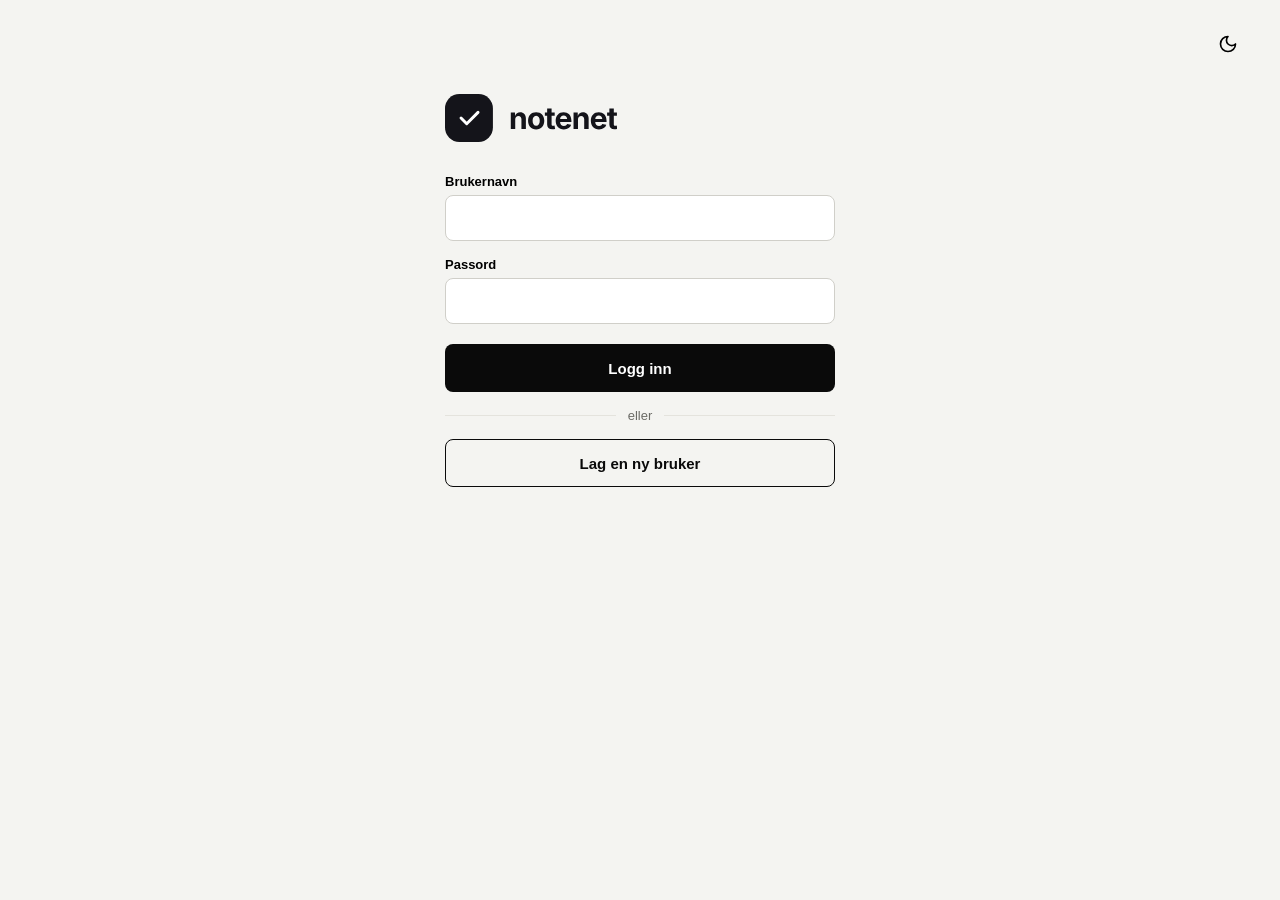
<file: index.html>
<!doctype html>
<html lang="en">
  <head>
    <meta charset="UTF-8" />
    <meta name="viewport" content="width=device-width, initial-scale=1.0" />
    <title>Notenet</title>
    <link rel="icon" href="assets/images/favicon/favicon.ico" sizes="any" />
    <link
      rel="icon"
      href="assets/images/favicon/favicon.svg"
      type="image/svg+xml"
    />
    <link rel="stylesheet" href="styles/shared.css" />
    <link rel="stylesheet" href="styles/elements.css" />
    <link rel="stylesheet" href="styles/listPage.css" />
    <link rel="stylesheet" href="styles/loginPage.css" />
    <link rel="stylesheet" href="styles/landingPage.css" />
    <link rel="stylesheet" href="styles/modals.css" />
    <link rel="stylesheet" href="styles/userProfile.css" />
    <link rel="stylesheet" href="styles/userSettings.css" />
    <link rel="stylesheet" href="styles/admin.css" />
    <link rel="stylesheet" href="styles/darkMode.css" />
  </head>
  <body>
    <div id="app" class="flex column justify-between"></div>
    <script src="model.js"></script>
    <script src="pages/header.js"></script>
    <script src="pages/admin/header.js"></script>
    <script src="pages/user/profile.js"></script>
    <script src="pages/admin/profile.js"></script>
    <script src="pages/admin/userOverview.js"></script>
    <script src="pages/admin/userFilter.js"></script>
    <script src="pages/admin/userPagination.js"></script>
    <script src="pages/admin/viewUser.js"></script>
    <script src="pages/user/settings.js"></script>
    <script src="pages/user/premium.js"></script>
    <script src="pages/user/notification.js"></script>
    <script src="pages/bottomBarActions.js"></script>
    <script src="pages/themeToggle.js"></script>
    <script src="pages/createListModal.js"></script>
    <script src="pages/inviteMemberModal.js"></script>
    <script src="pages/warningModals.js"></script>
    <script src="pages/listPage/listPageView.js"></script>
    <script src="pages/listPage/listPageController.js"></script>
    <script src="pages/loginPage/loginview.js"></script>
    <script src="pages/loginPage/logincontroller.js"></script>
    <script src="pages/regristeringpage/registerview.js"></script>
    <script src="pages/regristeringpage/registercontroller.js"></script>
    <script src="pages/landingPage/landingPageController.js"></script>
    <script src="pages/landingPage/landingpageview.js"></script>
    <script src="localStorage.js"></script>

    <script src="pages/toast.js"></script>

    <script src="view.js"></script>
    <script src="router.js"></script>
    <script src="modals.js"></script>
    <script src="testData.js"></script>
    <script src="controller.js"></script>
  </body>
</html>
</file>
<file: styles/shared.css>
/*sizes*/
.width50 {
   width: 50vw;
}

.element50 {
   width: 40%;
}

/*flexbox*/
.flex {
   display: flex;
}

.row {
   flex-direction: row;
}

.column {
   flex-direction: column;
}

.justify-center {
   justify-content: center;
}

.justify-between {
   justify-content: space-between;
}

.justify-evenly {
   justify-content: space-evenly;
}

.justify-end {
   justify-content: flex-end;
}

.justify-self-end {
   justify-self: flex-end;
}

.align-center {
   align-items: center;
}

.align-end {
   align-items: flex-end;
}

.align-self-end {
   align-self: flex-end;
}

/*borders*/
.border {
   border: 1px solid black;
}

.border-round {
   border-radius: 10px;
}

/*spacing*/
.gap {
   gap: 10px;
}
.gap2 {
   gap: 30px;
}

.padding {
   padding: 10px;
}

.margin {
   margin: 10px;
}

/*text*/
.bold {
   font-weight: 900;
}
</file>
<file: styles/elements.css>
/*base*/
* {
  font-family: Arial, Helvetica, sans-serif;
}

html, body {
  margin: 0;
  padding: 0;
  min-height: 100%;
  background-color: #f4f4f1;
}

#app {
  min-height: 100vh; 
  margin: 0 auto;
  padding: 24px 32px 0 32px;
  box-sizing: border-box;
  display: flex;
  flex-direction: column;
  justify-content: space-between;
}

:where(
  button,
  a,
  label,
  input[type="checkbox"],
  input[type="file"],
  [onclick]:not([onclick=""]):not(.modal-overlay):not(.modal-content)
) {
  cursor: pointer;
}

/*profile greeting*/
.greeting {
  font-size: 24px;
}

/*icons*/
.icon-size {
  width: 20px;
  height: 20px;
}

.icon-size2 {
  width: 35px;
  height: 35px;
}

.icon-x {
  width: 50px;
  height: 50px;
}

/*bottom bar icons*/
.icon-bottom {
  display: block;
  width: 24px;
  height: 24px;
  padding: 11px;
  border-radius: 50%;
  filter: invert(1);
  opacity: 0.6;
  transition: opacity 0.15s ease;
}

.bottom-bar span:hover .icon-bottom {
  opacity: 1;
}

.icon-add {
  display: block;
  width: 26px;
  height: 26px;
  padding: 13px;
  border-radius: 50%;
  background-color: #e0243a;
  transition: transform 0.15s ease, background-color 0.15s ease;
}

.icon-add:hover {
  background-color: #c81d32;
}

.bottom-bar span:active img {
  transform: scale(0.92);
}

/*notification count*/
.notification-icon {
  position: relative;
}

.notification-count {
  position: absolute;
  top: 4px;
  right: 2px;
  min-width: 18px;
  height: 18px;
  padding: 0 4px;
  box-sizing: border-box;
  border: 2px solid #0a0a0a;
  border-radius: 999px;
  background-color: #e0243a;
  color: white;
  font-size: 10px;
  font-weight: 700;
  line-height: 14px;
  text-align: center;
}

/*profile image*/
.image-size {
  width: 88px;
  height: 88px;
}

/*containers*/
.list-bar {
  background-color: white;
}

.container {
  background-color: lightgray;
}

/*bottom bar*/
.bottom-bar {
  flex-shrink: 0;
  position: sticky;
  bottom: 0;
  margin: 24px -32px 0;
  padding: 32px 16px 18px;
  pointer-events: none;
  background: linear-gradient(to top, #f4f4f1 55%, rgba(244, 244, 241, 0));
}

.bottom-bar > div {
  pointer-events: auto;
  width: fit-content;
  margin: 0 auto;
  padding: 6px 16px;
  gap: 44px;
  align-items: center;
  background-color: #0a0a0a;
  border-radius: 999px;
  box-shadow: 0 10px 30px rgba(0, 0, 0, 0.18);
}

/*profile*/
.profile-container {
  width: 100%;
  max-width: 720px;
  margin: 0 auto;
}


/*header*/
.header {
  width: 100%;
  max-width: 740px;
  margin: 0 auto;
  box-sizing: border-box;

  h1 {
    font-size: 50px;
    color: dimgray;
  }
}

/*header icons*/
.header .gap2 {
  gap: 8px;
}

.header .icon-size {
  padding: 8px;
  border-radius: 50%;
  cursor: pointer;
  transition: background 0.15s ease;
}

.header .icon-size:hover {
  background: rgba(0, 0, 0, 0.07);
}

/*header avatar*/
.header-avatar {
  width: 34px;
  height: 34px;
  margin-left: 6px;
  border-radius: 50%;
  object-fit: cover;
  cursor: pointer;
  transition: box-shadow 0.15s ease;
}

.header-avatar:hover {
  box-shadow: 0 0 0 2px #e0243a;
}

/*reset*/
h1,
h2,
h3,
h4,
h5,
h6,
svg,
img {
  padding: 0;
  margin: 0;
}

/*logo*/
.logo-img {
  display: block;
  height: 40px;
  width: auto;
}

/*toast*/
.toast {
  position: fixed;
  top: 20px;
  left: 50%;
  transform: translateX(-50%);
  z-index: 1100;
  width: max-content;
  max-width: calc(100% - 32px);
  box-sizing: border-box;
  padding: 12px 16px;
  border-radius: 10px;
  background: #0a0a0a;
  color: white;
  font-size: 14px;
  font-weight: 600;
  box-shadow: 0 10px 30px rgba(0, 0, 0, 0.2);
}

.toast-icon {
  width: 18px;
  height: 18px;
  padding: 3px;
  border-radius: 50%;
  background: #e0243a;
}

.toast-close {
  width: 16px;
  height: 16px;
  margin-left: 8px;
  filter: invert(1);
  opacity: 0.7;
}

.toast-close:hover {
  opacity: 1;
}

/*retro bottom bar*/
body.retro .bottom-bar > div,
body.retro .icon-add,
body.retro .icon-bottom {
  border-radius: 0;
}

body.retro .bottom-bar > div {
  box-shadow: none;
}

body.retro .notification-count {
  border-radius: 0;
  font-family: "Lucida Console", Consolas, monospace;
}

/*retro avatars*/
body.retro .header-avatar,
body.retro .image-size,
body.retro .settings-avatar,
body.retro .avatar-option,
body.retro .member-avatar,
body.retro .item-avatar,
body.retro .admin-avatar {
  border-radius: 0;
}

/*retro header*/
body.retro .header .icon-size {
  border-radius: 0;
}

body.retro .header .header-avatar,
body.retro .settings-page .settings-avatar {
  box-shadow: 0 0 0 1.5px #0a0a0a;
}

body.retro .header .header-avatar:hover {
  box-shadow: 0 0 0 2px #e0243a;
}

/*retro pixel icons*/
body.retro img[src*="icons/pixel/"][width="14"],
body.retro img[src*="icons/pixel/"][width="16"] {
  width: 12px;
  height: 12px;
}

body.retro img[src*="icons/pixel/"][width="20"],
body.retro .input-box button img[src*="icons/pixel/"],
body.retro .icon-size[src*="icons/pixel/"] {
  width: 24px;
  height: 24px;
}

body.retro .header .icon-size[src*="icons/pixel/"] {
  padding: 6px;
}

/*retro font*/
body.retro,
body.retro * {
  font-family: "Lucida Console", Consolas, monospace;
  font-synthesis: none;
}

/*retro headings*/
body.retro h1,
body.retro h2,
body.retro h3,
body.retro h1 *,
body.retro h2 *,
body.retro h3 * {
  font-family: Consolas, "Courier New", monospace;
  font-synthesis: auto;
}

/*retro toast and invite buttons*/
body.retro .toast,
body.retro .toast-icon {
  border-radius: 0;
}

body.retro .toast-icon[src*="icons/pixel/"] {
  width: 12px;
  height: 12px;
  padding: 6px;
}

body.retro .toast-close[src*="icons/pixel/"] {
  width: 12px;
  height: 12px;
}

body.retro .accept-btn[src*="icons/pixel/"],
body.retro .decline-btn[src*="icons/pixel/"] {
  width: 12px;
  height: 12px;
  padding: 12px;
}

/*retro trash*/
body.retro img[src*="icons/pixel/trash"][width] {
  width: 18px;
  height: 18px;
}

/*animations*/
@keyframes fade-in {
  from {
    opacity: 0;
  }
}

@keyframes pop-in {
  from {
    opacity: 0;
    transform: translateY(12px) scale(0.96);
  }
}

@keyframes toast-in {
  from {
    opacity: 0;
    transform: translate(-50%, -16px);
  }
}

@keyframes item-in {
  from {
    opacity: 0;
    transform: translateY(-8px);
  }
}

@keyframes check-pop {
  50% {
    transform: scale(1.25);
  }
}

@keyframes strike {
  to {
    background-size: 100% 2px;
  }
}

@keyframes item-out {
  to {
    opacity: 0;
    transform: translateX(12px);
  }
}

@media (prefers-reduced-motion: no-preference) {
  body:not(.retro) .modal-overlay.animate-in {
    animation: fade-in 0.2s ease;
  }

  body:not(.retro) .modal-overlay.animate-in .modal-content {
    animation: pop-in 0.3s cubic-bezier(0.2, 0.9, 0.3, 1.2);
  }

  body:not(.retro) .toast.animate-in {
    animation: toast-in 0.3s ease;
  }

  body:not(.retro) li.animate-in {
    animation: item-in 0.3s ease;
  }

  body:not(.retro) li.animate-in input[type="checkbox"]:checked {
    animation: check-pop 0.3s ease;
  }

  body:not(.retro) li.completing {
    animation: item-out 0.2s ease 0.3s forwards;
  }

  body:not(.retro) li.completing input[type="checkbox"] {
    animation: check-pop 0.3s ease;
  }

  body:not(.retro) li.completing span {
    background: linear-gradient(#e0243a, #e0243a) no-repeat 0 55% / 0 2px;
    animation: strike 0.3s ease forwards;
  }

  body:not(.retro) .list-container li,
  body:not(.retro) .admin-stat {
    transition: transform 0.15s ease, box-shadow 0.15s ease, background 0.15s ease;
  }

  body:not(.retro) .admin-stat:hover {
    transform: translateY(-2px);
    box-shadow: 0 6px 16px rgba(0, 0, 0, 0.08);
  }
}

/*retro edit icon*/
body.retro .list-container .edit-btn img[src*="icons/pixel/"] {
  width: 18px;
  height: 18px;
  margin: -3px -1px -3px -2px;
}

/*favorite*/
.favorite-btn {
  width: 18px;
  height: 18px;
  padding: 4px;
  flex-shrink: 0;
  cursor: pointer;
  opacity: 0.6;
  transition: opacity 0.15s ease, transform 0.15s ease;
}

.favorite-btn:hover {
  opacity: 1;
  transform: scale(1.1);
}

.favorite-btn.favorite-on {
  opacity: 1;
}

.list-title-row .favorite-btn {
  width: 24px;
  height: 24px;
  opacity: 1;
}

body.retro .favorite-btn {
  width: 12px;
  height: 12px;
  padding: 6px;
  transition: none;
}

body.retro .favorite-btn:hover {
  transform: none;
}

body.retro .list-title-row .favorite-btn {
  width: 24px;
  height: 24px;
  padding: 0;
}
</file>
<file: styles/listPage.css>
/*layout*/
.list-container {
  width: 100%;
  max-width: 752px;
  margin: 0 auto auto;
  padding: 8px 16px;
  display: flex;
  flex-direction: column;
  gap: 8px;
  box-sizing: border-box;
}

.list-title-row {
  display: flex;
  justify-content: space-between;
  align-items: flex-end;
  width: 100%;
  margin: 4px 0;
  gap: 8px;
}

/* stjernen står i tittelen så den følger med på siste linje */
.list-title-row h2 .favorite-btn {
  margin-left: 4px;
  vertical-align: middle;
}

/*members*/
.share-meta {
  display: flex;
  align-items: center;
  gap: 10px;
  font-size: 14px;
  white-space: nowrap;
  flex-shrink: 0;
}

.member-count {
  font-size: 13px;
  color: dimgray;
}

.member-count-btn {
  display: inline-flex;
  align-items: center;
  gap: 4px;
  border: none;
  background: none;
  padding: 4px 6px;
  font-size: 13px;
  color: dimgray;
}

.member-count-btn:hover {
  color: black;
}

.member-count-btn img {
  transition: transform 0.15s ease;
}

.member-count-btn img.rotated {
  transform: rotate(90deg);
}

/*delete list*/
.list-actions {
  display: flex;
  align-items: center;
  gap: 10px;
  margin-left: auto;
}

.list-delete {
  display: flex;
  justify-content: center;
  margin: 32px 0 120px;
}

/* notatet trenger ikke ekstra plass i bunnen når slett-knappen ligger under */
.list-container:has(.list-delete) .note-editor {
  padding-bottom: 24px;
}

/*leave list*/
.owner-tag.you-tag {
  background: #e4e3dd;
  color: #555555;
}

.leave-btn {
  padding: 3px 10px;
  border: 1px solid #e0243a;
  border-radius: 999px;
  background: transparent;
  color: #e0243a;
  font-family: inherit;
  font-size: 12px;
  font-weight: 600;
  cursor: pointer;
  transition: background 0.15s ease, color 0.15s ease;
}

.leave-btn:hover {
  background: #e0243a;
  color: white;
}

/* litt kraftigere merkelapper og knapp i medlemslista */
.member-row .owner-tag {
  font-weight: 700;
}

body:not(.retro) .member-row .owner-tag.you-tag {
  border: 1.5px solid #d0cfc9;
  background: white;
  color: #0a0a0a;
}

body:not(.retro) .member-row .leave-btn,
body:not(.retro) .list-delete .leave-btn {
  padding: 4px 12px;
  border-width: 1.5px;
  font-weight: 700;
}

.members-list {
  display: flex;
  flex-direction: column;
  border: 1px solid black;
  background: #f0f0f0
}

.member-row {
  display: flex;
  align-items: center;
  gap: 10px;
  padding: 6px 10px;
  border-bottom: 1px solid #ddd;
  font-size: 14px;
}

.member-row:last-child {
  border-bottom: none;
}

.member-avatar {
  width: 24px;
  height: 24px;
  border-radius: 50%;
  object-fit: cover;
}

.item-avatar {
  width: 20px;
  height: 20px;
  border-radius: 50%;
  object-fit: cover;
  flex-shrink: 0;
}

.owner-tag {
  font-size: 11px;
  background: #e0243a;
  color: white;
  padding: 1px 6px;
  border-radius: 999px;
}

.member-code {
  margin-left: auto;
  font-size: 12px;
  color: dimgray;
}

/*invite button*/
.invite-btn {
  display: inline-flex;
  align-items: center;
  gap: 6px;
  border: none;
  background: black;
  color: white;
  border-radius: 999px;
  padding: 5px 12px;
  font-size: 13px;
  font-weight: 600;
  transition: background 0.15s ease;
}

.invite-btn img {
  filter: invert(1);
}

.invite-btn:hover {
  background: #333;
}

.invite-btn:active {
  transform: scale(0.96);
}

/*headings*/
.list-container h2 {
  font-size: 22px;
  margin: 0;
  word-break: break-word;
}

.list-container h3 {
  font-size: 16px;
  margin-top: 10px;
  margin-bottom: 4px;
}

/*list items*/
ul {
  list-style: none !important;
  padding: 0 !important;
  margin: 0 !important;
  display: flex;
  flex-direction: column;
  width: 100%;
  border: 1px solid #d0cfc9;
  border-radius: 10px;
  overflow: hidden;
  box-sizing: border-box;
}

ul:empty {
  border: none;
}

li {
  display: flex;
  align-items: center;
  border-bottom: 1px solid #e2e1dc;
  padding: 9px 10px;
  background: white;
  width: 100%;
  box-sizing: border-box;
}

li:last-child {
  border-bottom: none;
}

.btn-icon {
  background: transparent;
  border: none;
  padding: 2px;
  display: flex;
  align-items: center;
  justify-content: center;
  width: 32px;
  flex-shrink: 0;
}

li span {
  flex-grow: 1;
  padding-left: 8px;
  font-size: 14px;
  word-break: normal;
  overflow-wrap: break-word;
  min-width: 0;
}

/*add item input*/
.input-box {
  display: flex;
  align-items: center;
  border: 1px solid black;
  border-radius: 20px;
  padding: 7px 14px;
  background: #ffffff;
  width: 100%;
  box-sizing: border-box;
}

.input-box input {
  border: none;
  outline: none;
  width: 100%;
  font-size: 14px;
}

.input-box button {
  background: none;
  border: none;
}

/*edit*/
.edit-btn {
  border: 1px solid dimgray;
  background: white;
  color: dimgray;
  border-radius: 12px;
  padding: 3px 10px;
  margin-right: 6px;
  font-size: 12px;
}

.edit-btn:hover {
  background: dimgray;
  color: white;
}

.edit-input {
  flex: 1;
  width: 100%;
  min-width: 0;
  box-sizing: border-box;
  margin-left: 8px;
  margin-right: 6px;
  padding: 4px 6px;
  font-size: 14px;
}

/*visibility toggle*/
.list-toolbar {
  display: flex;
  justify-content: space-between;
  align-items: center;
  gap: 8px;
  flex-wrap: wrap;
}

.visibility-switch {
  display: inline-flex;
  background: #f0f0f0;
  padding: 3px;
  border-radius: 999px;
}

.visibility-option {
  display: inline-flex;
  align-items: center;
  gap: 6px;
  border: none;
  background: transparent;
  padding: 5px 12px;
  border-radius: 999px;
  font-size: 13px;
  font-weight: 600;
  color: #777;
  transition: background 0.15s ease, color 0.15s ease, box-shadow 0.15s ease;
}

.visibility-option img {
  opacity: 0.45;
}

.visibility-option:not(.active):hover {
  color: #333;
}

.visibility-option.active {
  background: #0a0a0a;
  color: white;
  box-shadow: 0 1px 3px rgba(0, 0, 0, 0.15);
  cursor: default;
}

.visibility-option.active img {
  opacity: 1;
  filter: invert(1);
}

.visibility-label {
  display: inline-flex;
  align-items: center;
  gap: 6px;
  font-size: 13px;
  color: dimgray;
}

/*sharp style*/
.list-container h2 {
  font-size: 24px;
  font-weight: 800;
  letter-spacing: -0.03em;
  line-height: 1.1;
}

.counter {
  font-size: 13px;
  color: #6b6b66;
  font-variant-numeric: tabular-nums;
}

.counter b {
  color: #0a0a0a;
}

/*progress bar*/
.list-progress {
  width: 100%;
  height: 12px;
  border-radius: 999px;
  background: #e2e1db;
  overflow: hidden;
}

.list-progress-fill {
  height: 100%;
  border-radius: 999px;
  background: linear-gradient(90deg, #e0243a, #f0566a);
  transition: width 0.3s ease;
}

.list-container h3 {
  font-size: 11px;
  font-weight: 700;
  letter-spacing: 0.1em;
  text-transform: uppercase;
  opacity: 0.55;
  margin-top: 18px;
}

ul {
  border-radius: 12px;
}

.input-box {
  border-radius: 6px;
}

.invite-btn {
  border-radius: 6px;
}

li span {
  font-weight: 500;
}

li:hover {
  background: #fafaf8;
}

li input[type="checkbox"] {
  appearance: none;
  width: 22px;
  height: 22px;
  margin: 0 4px 0 2px;
  border: 2px solid #b5b4ae;
  border-radius: 50%;
  flex-shrink: 0;
  cursor: pointer;
}

li input[type="checkbox"]:hover {
  border-color: #0a0a0a;
}

li input[type="checkbox"]:checked {
  border-color: #0a0a0a;
  background: #0a0a0a url("data:image/svg+xml;utf8,<svg xmlns='http://www.w3.org/2000/svg' viewBox='0 0 24 24' fill='none' stroke='white' stroke-width='3.5' stroke-linecap='round' stroke-linejoin='round'><path d='m5 12 5 5L20 7'/></svg>") center / 12px no-repeat;
}

.btn-icon img {
  opacity: 0.85;
}

.btn-icon:hover img {
  opacity: 1;
}

.edit-btn {
  border-radius: 4px;
  font-size: 11px;
  font-weight: 600;
  letter-spacing: 0.02em;
}

.completed-list li span {
  color: #6b6b66;
  text-decoration: line-through;
  text-decoration-color: #e0243a;
  text-decoration-thickness: 2px;
}

/*edit buttons*/
.edit-btn {
  display: inline-flex;
  align-items: center;
  gap: 5px;
  border: 1px solid #d0cfc9;
  border-radius: 6px;
  background: transparent;
  color: #3a3a38;
  padding: 3px 8px;
  margin-right: 6px;
  font-size: 12px;
  font-weight: 600;
  letter-spacing: 0;
  transition: background 0.15s ease, color 0.15s ease, border-color 0.15s ease;
}

.edit-btn img {
  width: 11px;
  height: 11px;
}

.edit-btn:hover {
  background: #0a0a0a;
  border-color: #0a0a0a;
  color: white;
}

.edit-btn:hover img {
  filter: invert(1);
}

.edit-btn-save {
  background: #0a0a0a;
  border-color: #0a0a0a;
  color: white;
}

.edit-btn-save img {
  filter: invert(1);
}

.edit-btn-save:hover {
  background: #e0243a;
  border-color: #e0243a;
}

.edit-btn-cancel {
  border-color: transparent;
  color: #6b6b66;
}

.edit-btn-cancel:hover {
  background: #ecebe6;
  border-color: #ecebe6;
  color: #0a0a0a;
}

.edit-input {
  border: 1.5px solid #0a0a0a;
  border-radius: 6px;
  padding: 6px 10px;
  outline: none;
  font-weight: 500;
}

.edit-input:focus {
  box-shadow: 0 0 0 3px rgba(224, 36, 58, 0.2);
}

/*empty text*/
.empty-text {
  margin: 4px 2px;
  font-size: 16px;
  color: #6b6b66;
}

/*remove member*/
.remove-member-btn {
  margin-left: 4px;
}

.remove-member-btn img {
  opacity: 0.5;
}

.remove-member-btn:hover img {
  opacity: 1;
}

/*invite member*/
.invite-text {
  margin: 0;
  font-size: 14px;
  color: #6b6b66;
}

.invite-message {
  margin: 0 4px;
  font-size: 13px;
  color: #6b6b66;
}

/*retro style*/
body.retro .list-container h2 {
  font-size: 30px;
  font-weight: 900;
  letter-spacing: -0.02em;
}

body.retro .list-container .counter {
  font-family: "Lucida Console", Consolas, monospace;
  letter-spacing: 0.05em;
  text-transform: uppercase;
}

body.retro .list-progress {
  height: 12px;
  border-radius: 0;
  background: repeating-linear-gradient(90deg, #d6d4cc 0 10px, transparent 10px 14px);
}

body.retro .list-progress-fill {
  border-radius: 0;
  background: repeating-linear-gradient(90deg, #e0243a 0 10px, transparent 10px 14px);
}

body.retro .list-container .visibility-switch,
body.retro .list-container .visibility-option,
body.retro .list-container .invite-btn,
body.retro .settings-page .visibility-switch,
body.retro .settings-page .visibility-option {
  border-radius: 0;
}

body.retro .list-container .visibility-option,
body.retro .list-container .invite-btn,
body.retro .list-container .member-count-btn,
body.retro .settings-page .visibility-option {
  font-family: "Lucida Console", Consolas, monospace;
}

body.retro .list-container .invite-btn {
  text-transform: uppercase;
  font-size: 12px;
}

body.retro .list-container .input-box {
  border: none;
  border-bottom: 2px solid #0a0a0a;
  border-radius: 0;
  background: transparent;
}

body.retro .list-container .input-box input,
body.retro .list-container .edit-input {
  font-family: "Lucida Console", Consolas, monospace;
  background: transparent;
}

body.retro .list-container .edit-input {
  border-radius: 0;
}

body.retro .list-container h3 {
  font-family: Consolas, "Courier New", monospace;
  font-size: 13px;
  opacity: 1;
}

body.retro .list-container h3::before {
  content: "// ";
  color: #e0243a;
}

body.retro .list-container ul {
  border: none;
  border-top: 2px solid #0a0a0a;
  border-radius: 0;
}

body.retro .list-container li {
  background: transparent;
  border-bottom: 1px dashed #9a9a95;
  padding: 12px 4px;
}

body.retro .list-container li:hover {
  background: rgba(0, 0, 0, 0.03);
}

body.retro .list-container li span {
  font-family: "Lucida Console", Consolas, monospace;
  font-size: 14px;
}

body.retro .list-container li input[type="checkbox"] {
  width: 20px;
  height: 20px;
  border-radius: 0;
  border-color: #0a0a0a;
}

body.retro .list-container .edit-btn {
  border-radius: 0;
  font-family: "Lucida Console", Consolas, monospace;
  font-size: 11px;
  text-transform: uppercase;
}

body.retro .list-container .item-avatar {
  box-shadow: 0 0 0 1px #d0cfc9;
}

/*section toggle*/
.section-toggle {
  display: flex;
  align-items: center;
  gap: 6px;
  cursor: pointer;
  user-select: none;
}

.section-toggle img {
  transition: transform 0.15s ease;
}

.section-toggle img.rotated {
  transform: rotate(90deg);
}

.counter-link {
  font-family: inherit;
  cursor: pointer;
  text-decoration: underline dotted;
  text-underline-offset: 3px;
}

.counter-link:hover {
  color: #e0243a;
}

/*members list*/
body.retro .list-container .members-list {
  background: transparent;
  border: none;
  border-top: 2px solid #0a0a0a;
}

body.retro .list-container .member-row {
  padding: 10px 4px;
  border-bottom: 1px dashed #9a9a95;
}

body.retro .list-container .member-row span {
  font-family: "Lucida Console", Consolas, monospace;
}

body.retro .list-container .member-avatar {
  box-shadow: 0 0 0 1px #d0cfc9;
}

/*visibility switch*/
body.retro .list-container .visibility-switch,
body.retro .settings-page .visibility-switch {
  background: transparent;
  border: 1.5px solid #0a0a0a;
  padding: 0;
}

body.retro .list-container .visibility-option,
body.retro .settings-page .visibility-option {
  padding: 5px 12px;
  color: #6b6b66;
  box-shadow: none;
}

body.retro .list-container .visibility-option + .visibility-option,
body.retro .settings-page .visibility-option + .visibility-option {
  border-left: 1.5px solid #0a0a0a;
}

body.retro .list-container .visibility-option.active,
body.retro .settings-page .visibility-option.active {
  color: white;
}

body.retro .list-container .visibility-option:not(.active):hover,
body.retro .settings-page .visibility-option:not(.active):hover {
  background: rgba(0, 0, 0, 0.05);
  color: #0a0a0a;
}

/*retro checkbox*/
body.retro .list-container li input[type="checkbox"]:checked {
  background: #0a0a0a url("data:image/svg+xml;utf8,<svg xmlns='http://www.w3.org/2000/svg' viewBox='0 0 12 12' shape-rendering='crispEdges' fill='white'><path d='M1 6h1v1h-1ZM1 7h1v1h-1ZM2 6h1v1h-1ZM2 7h1v1h-1ZM2 8h1v1h-1ZM3 7h1v1h-1ZM3 8h1v1h-1ZM3 9h1v1h-1ZM4 8h1v1h-1ZM4 9h1v1h-1ZM5 7h1v1h-1ZM5 8h1v1h-1ZM5 9h1v1h-1ZM6 6h1v1h-1ZM6 7h1v1h-1ZM6 8h1v1h-1ZM7 5h1v1h-1ZM7 6h1v1h-1ZM7 7h1v1h-1ZM8 4h1v1h-1ZM8 5h1v1h-1ZM8 6h1v1h-1ZM9 3h1v1h-1ZM9 4h1v1h-1ZM9 5h1v1h-1ZM10 3h1v1h-1ZM10 4h1v1h-1Z'/></svg>") center / 12px no-repeat;
}

/*retro empty text*/
body.retro .list-container .empty-text {
  font-family: "Lucida Console", Consolas, monospace;
  font-size: 14px;
}

/*retro owner tag*/
body.retro .list-container .owner-tag,
body.retro .list-container .leave-btn {
  border-radius: 0;
  text-transform: uppercase;
  letter-spacing: 0.05em;
}

/* retro: [ FORLAT ] som en knapp i en terminal */
body.retro .list-container .leave-btn {
  padding: 2px 4px;
  border: none;
  font-family: Consolas, "Courier New", monospace;
  font-weight: 700;
  transition: none;
}

body.retro .list-container .leave-btn::before {
  content: "[ ";
}

body.retro .list-container .leave-btn::after {
  content: " ]";
}

/*simple list*/
.simple-dot {
  width: 8px;
  height: 8px;
  margin: 0 11px 0 9px;
  border-radius: 50%;
  background: #e0243a;
  flex: none;
}

body.retro .simple-dot {
  border-radius: 0;
}

/*note*/
.note-toolbar {
  position: sticky;
  top: 8px;
  z-index: 5;
  display: flex;
  align-items: center;
  align-self: flex-start;
  gap: 2px;
  margin-top: 8px;
  padding: 4px;
  border: 1px solid #e4e3dd;
  border-radius: 12px;
  background: white;
}

.note-tool {
  display: inline-flex;
  align-items: center;
  justify-content: center;
  width: 32px;
  height: 32px;
  border: none;
  border-radius: 8px;
  background: transparent;
  color: inherit;
  font-family: inherit;
  font-size: 15px;
  cursor: pointer;
}

.note-tool:hover {
  background: #f0f0f0;
}

.note-tool.active {
  background: #0a0a0a;
  color: white;
}

.note-tool.active img {
  filter: invert(1);
}

.note-tool mark {
  padding: 0 3px;
  background: #ffe08a;
  color: #0a0a0a;
  font-weight: 600;
}

.note-tool-divider {
  width: 1px;
  height: 18px;
  margin: 0 6px;
  background: #e4e3dd;
}

.note-editor {
  min-height: 360px;
  padding: 8px 2px 120px;
  font-size: 16px;
  line-height: 1.6;
  outline: none;
  overflow-wrap: break-word;
}

.note-editor:empty::before {
  content: attr(data-placeholder);
  color: #9a9a95;
}

/* important fordi vanlige lister og overskrifter i list-container har egen stil */
.note-editor h3 {
  margin: 16px 0 4px !important;
  font-size: 20px !important;
  letter-spacing: normal !important;
  text-transform: none !important;
  opacity: 1 !important;
}

.note-editor p {
  margin: 0 0 8px;
}

.note-editor ul,
.note-editor ol {
  display: block !important;
  margin: 0 0 8px !important;
  padding-left: 22px !important;
  border: none !important;
  border-radius: 0 !important;
  overflow: visible !important;
  list-style: disc !important;
}

.note-editor ol {
  list-style: decimal !important;
}

.note-editor li {
  display: list-item !important;
  padding: 0 !important;
  border: none !important;
  background: transparent !important;
}

.note-editor li::marker {
  color: #e0243a;
}

.note-editor mark {
  padding: 0 2px;
  border-radius: 3px;
  background: #ffe08a;
  color: inherit;
}

/*mark colors*/
.note-editor mark[data-color="green"],
.note-tool mark[data-color="green"],
.note-mark-color[data-color="green"] {
  background: #c4ecaa;
}

.note-editor mark[data-color="blue"],
.note-tool mark[data-color="blue"],
.note-mark-color[data-color="blue"] {
  background: #bfdcff;
}

.note-editor mark[data-color="pink"],
.note-tool mark[data-color="pink"],
.note-mark-color[data-color="pink"] {
  background: #ffc8de;
}

.note-editor mark[data-color="orange"],
.note-tool mark[data-color="orange"],
.note-mark-color[data-color="orange"] {
  background: #ffd2a6;
}

.note-editor mark[data-color="purple"],
.note-tool mark[data-color="purple"],
.note-mark-color[data-color="purple"] {
  background: #dccbff;
}

.note-mark-color[data-color="yellow"] {
  background: #ffe08a;
}

/*mark split button*/
.note-mark-split {
  display: flex;
}

.note-tool.note-tool-arrow {
  width: 16px;
}

.note-tool-arrow img {
  transform: rotate(90deg);
  opacity: 0.6;
}

/*mark menu*/
.note-mark-menu {
  position: absolute;
  top: calc(100% + 6px);
  display: flex;
  align-items: center;
  gap: 6px;
  padding: 6px;
  border: 1px solid #e4e3dd;
  border-radius: 10px;
  background: white;
  box-shadow: 0 4px 12px rgba(0, 0, 0, 0.1);
}

.note-mark-menu[hidden] {
  display: none;
}

.note-mark-color {
  width: 22px;
  height: 22px;
  padding: 0;
  border: 1px solid rgba(0, 0, 0, 0.1);
  border-radius: 50%;
  cursor: pointer;
}

.note-mark-color.active {
  outline: 2px solid #0a0a0a;
  outline-offset: 2px;
}

.note-mark-remove {
  display: inline-flex;
  align-items: center;
  justify-content: center;
  width: 22px;
  height: 22px;
  padding: 0;
  border: none;
  border-radius: 6px;
  background: transparent;
  cursor: pointer;
}

.note-mark-remove:hover {
  background: #f0f0f0;
}

.note-editor img {
  display: block;
  max-width: 100%;
  margin: 12px 0;
  border-radius: 12px;
  cursor: pointer;
}

.note-editor img[data-size="small"] {
  width: 33%;
}

.note-editor img[data-size="medium"] {
  width: 50%;
}

/*note authors*/
.note-editor-wrapper.show-authors .note-editor {
  padding-left: 34px;
}

.note-editor-wrapper.show-authors.authors-2 .note-editor {
  padding-left: 48px;
}

.note-editor-wrapper.show-authors.authors-3 .note-editor {
  padding-left: 62px;
}

.note-author {
  position: absolute;
  left: 0;
}

/* ring rundt avatarer som ligger oppå hverandre */
.note-author.stacked {
  box-shadow: 0 0 0 2px #f4f4f1;
}

body.retro .list-container .note-author.stacked {
  box-shadow: 0 0 0 2px #f4f4f1;
}

.note-author-line {
  position: absolute;
  left: 9px;
  width: 2px;
  border-radius: 1px;
  background: #e4e3dd;
}

body.retro .note-author-line {
  border-radius: 0;
  background: none;
  border-left: 2px dotted #9a9a95;
}

/*note image menu*/
.note-editor-wrapper {
  position: relative;
}

.note-image-menu {
  position: absolute;
  display: flex;
  gap: 2px;
  padding: 4px;
  border-radius: 10px;
  background: #0a0a0a;
  box-shadow: 0 4px 12px rgba(0, 0, 0, 0.2);
}

.note-image-menu[hidden] {
  display: none;
}

.note-image-menu button {
  display: inline-flex;
  align-items: center;
  padding: 5px 10px;
  border: none;
  border-radius: 7px;
  background: transparent;
  color: #b0b0b0;
  font-family: inherit;
  font-size: 13px;
  font-weight: 600;
  cursor: pointer;
}

.note-image-menu button:hover {
  color: white;
}

.note-image-menu button.active {
  background: white;
  color: #0a0a0a;
}

.note-image-menu img {
  filter: invert(1);
  opacity: 0.7;
}

.note-image-menu button:hover img {
  opacity: 1;
}

.note-image-divider {
  width: 1px;
  margin: 4px 2px;
  background: #444444;
}

body.retro .note-toolbar {
  border: 1.5px solid #0a0a0a;
  border-radius: 0;
  background: #f4f4f1;
}

body.retro .note-tool,
body.retro .note-editor mark,
body.retro .note-editor img,
body.retro .note-image-menu,
body.retro .note-image-menu button {
  border-radius: 0;
}

body.retro .note-image-menu,
body.retro .note-mark-menu {
  box-shadow: none;
}

body.retro .note-mark-menu {
  border: 1.5px solid #0a0a0a;
  border-radius: 0;
  background: #f4f4f1;
}

body.retro .note-mark-color,
body.retro .note-mark-remove {
  border-radius: 0;
}

body.retro .note-mark-color {
  border: 1.5px solid #0a0a0a;
}

body.retro .note-tool-arrow img {
  opacity: 1;
}

/* Lucida Console har ikke fet eller kursiv, så de bruker Consolas */
body.retro .note-editor b,
body.retro .note-editor strong,
body.retro .note-editor i,
body.retro .note-editor em,
body.retro .note-tool b,
body.retro .note-tool i {
  font-family: Consolas, "Courier New", monospace;
}

body.retro .note-tool-divider {
  background: #0a0a0a;
}

body.retro .note-editor li::marker {
  content: "■ ";
  font-size: 12px;
}

body.retro .note-editor img {
  border: 1.5px solid #0a0a0a;
}
</file>
<file: styles/loginPage.css>
/*layout*/
.login-wrapper {
  width: 100%;
  max-width: 390px;
  margin: 0 auto;
}

.login-page {
  padding: 70px 0 0;
  display: flex;
  flex-direction: column;
  gap: 16px;
}

/*logo*/
.logo {
  font-size: 40px;
  margin: 0 0 16px 0;
  color: dimgray;
}

/*logo size*/
.logo .logo-img {
  height: 48px;
}

/*register title*/
.register-title {
  margin: -8px 0 0;
  font-size: 22px;
}

/*inputs*/
.login-label {
  display: flex;
  flex-direction: column;
  gap: 6px;
  font-size: 13px;
  font-weight: 700;
}

.login-input {
  width: 100%;
  box-sizing: border-box;
  height: 46px;
  padding: 0 14px;
  font-size: 15px;
  font-family: inherit;
  border: 1px solid #d0cfc9;
  border-radius: 8px;
  background: #ffffff;
  outline: none;
  transition: border-color 0.15s ease, box-shadow 0.15s ease;
}

.login-input:focus {
  border-color: #0a0a0a;
  box-shadow: 0 0 0 3px rgba(10, 10, 10, 0.08);
}

/*buttons*/
.login-button,
.register-button {
  width: 100%;
  height: 48px;
  border-radius: 8px;
  font-size: 15px;
  font-weight: 700;
  font-family: inherit;
  transition: background 0.15s ease, border-color 0.15s ease, color 0.15s ease;
}

.login-button {
  margin-top: 4px;
  border: none;
  background: #0a0a0a;
  color: white;
}

.login-button:hover {
  background: #e0243a;
}

.register-button {
  border: 1.5px solid #0a0a0a;
  background: transparent;
  color: #0a0a0a;
}

.register-button:hover {
  background: #0a0a0a;
  color: white;
}

/*divider*/
.login-divider {
  display: flex;
  align-items: center;
  gap: 12px;
  font-size: 13px;
  color: #6b6b66;
}

.login-divider::before,
.login-divider::after {
  content: "";
  flex: 1;
  height: 1px;
  background: #e4e3dd;
}

/*field errors*/
.login-input.input-error {
  border-color: #c81d32;
}

.login-input.input-error:focus {
  box-shadow: 0 0 0 3px rgba(224, 42, 13, 0.15);
}

.field-error {
  font-size: 13px;
  font-weight: 400;
  color: #c81d32;
}

/*messages*/
.login-error {
  color: #c81d32;
  font-size: 14px;
  margin: 0;
}

/*theme toggle*/
.theme-toggle {
  position: absolute;
  top: 34px;
  right: 42px;
}
</file>
<file: styles/landingPage.css>
/*landing page*/
.landing-page {
  width: 100%;
  max-width: 720px;
  margin: 8px auto auto;
  gap: 16px;
}

/*search*/
.landing-page .input-box {
  padding: 10px 14px;
}

/*filter*/
.landing-page .landing-filter {
  margin: 0 auto;
}

/*list rows*/
.list-rows {
  border-top: 1.5px solid #0a0a0a;
}

.list-row {
  gap: 14px;
  padding: 14px 4px;
  border-bottom: 1px solid #d6d5cf;
  cursor: pointer;
  transition: padding 0.15s ease;
}

.list-row:hover {
  padding-left: 12px;
}

.list-row:hover .list-title {
  color: #e0243a;
}

.list-icon {
  width: 18px;
  height: 18px;
  opacity: 0.8;
}

.list-text {
  flex: 1;
  min-width: 0;
}

.list-title {
  font-size: 15px;
  font-weight: 600;
}

.list-owner {
  font-size: 13px;
  color: #6b6b66;
  white-space: nowrap;
  overflow: hidden;
  text-overflow: ellipsis;
}

.list-count {
  min-width: 7ch;
  text-align: right;
  font-family: Consolas, "Courier New", monospace;
  font-size: 14px;
  color: #6b6b66;
}

.list-arrow {
  width: 16px;
  height: 16px;
  opacity: 0.5;
}

.list-rows .empty-text {
  margin: 16px 2px;
}

/*retro landing page*/
body.retro .landing-page .input-box {
  border: none;
  border-bottom: 2px solid #0a0a0a;
  border-radius: 0;
  background: transparent;
}

body.retro .landing-page .input-box input {
  background: transparent;
}

body.retro .list-rows {
  border-top-width: 2px;
}

body.retro .list-row {
  border-bottom: 1px dashed #9a9a95;
  transition: none;
}

body.retro .list-count {
  font-family: "Lucida Console", Consolas, monospace;
}

body.retro .list-icon,
body.retro .list-arrow {
  width: 12px;
  height: 12px;
  opacity: 1;
}

/*empty lists*/
.empty-lists {
  margin-top: 12vh;
  gap: 8px;
  text-align: center;
}

.empty-lists-image {
  width: 220px;
  margin-bottom: 12px;
}

.empty-lists h2 {
  margin-bottom: 4px;
}

.empty-lists .empty-text {
  margin: 0 0 16px;
  font-size: 15px;
}

.empty-lists-btn {
  border: none;
  border-radius: 999px;
  padding: 12px 24px;
  background: #e0243a;
  color: white;
  font-size: 15px;
  font-weight: 700;
  cursor: pointer;
  transition: background 0.15s ease;
}

.empty-lists-btn:hover {
  background: #c81d32;
}

body.retro .empty-lists-btn {
  border-radius: 0;
  text-transform: uppercase;
  font-size: 12px;
}

/*list groups*/
.landing-group {
  margin: 8px 0 -8px;
  font-size: 12px;
  font-weight: 700;
  letter-spacing: 0.08em;
  text-transform: uppercase;
  color: #6b6b66;
}

body.dark .landing-group {
  color: #8a8a85;
}

body.retro .landing-group {
  font-size: 13px;
  letter-spacing: 0.05em;
  color: inherit;
}

body.retro .landing-group::before {
  content: "// ";
  color: #e0243a;
}
</file>
<file: styles/modals.css>
/*private/shared toggle*/
.modal-toggle-container {
  display: flex;
  justify-content: center;
  margin: 0 auto 16px auto;
  background: #f0f0f0;
  padding: 4px;
  border-radius: 20px;
  width: fit-content;
}

.modal-toggle-btn {
  border: none;
  padding: 6px 18px;
  border-radius: 16px;
  font-weight: 600;
  font-size: 14px;
  transition: all 0.2s ease;
  background: transparent;
  color: #666666;
}

.modal-toggle-btn.active {
  background: #ffffff;
  color: #000000;
  box-shadow: 0 2px 4px rgba(0, 0, 0, 0.1);
}

.modal-toggle-btn:disabled {
  display: inline-flex;
  align-items: center;
  gap: 6px;
  color: #b5b5b0;
  cursor: not-allowed;
}

.premium-icon {
  width: 16px;
  height: 16px;
}

/*modal*/
.modal-overlay {
   position: fixed;
   top: 0;
   left: 0;
   width: 100vw;
   height: 100vh;
   background-color: rgba(0, 0, 0, 0.5); 
   display: flex;
   justify-content: center;
   align-items: center; 
   z-index: 1000; 
}

.modal-content {
   background: white;
   padding: 16px;
   width: 90%;
   max-width: 360px;
   border-radius: 8px;
   box-shadow: 0 4px 12px rgba(0, 0, 0, 0.15);
}

/*notifications*/
.notification-modal {
  max-width: 400px;
  padding: 22px;
}

.notification-modal h1 {
  font-size: 26px;
  font-weight: 800;
  letter-spacing: -0.02em;
}

.close-btn {
  padding: 8px;
  border: 1.5px solid #0a0a0a;
  border-radius: 50%;
}

.invite-row {
  padding: 14px 0;
  border-bottom: 1px solid #dcdbd5;
}

.invite-row:last-child {
  border-bottom: none;
}

.invite-owner {
  font-family: Consolas, "Courier New", monospace;
  font-size: 12px;
  color: #6b6b66;
}

.invite-title {
  margin-top: 2px;
  font-size: 17px;
  font-weight: 700;
}

.invite-actions {
  gap: 10px;
}

.accept-btn,
.decline-btn {
  width: 18px;
  height: 18px;
  padding: 9px;
  border-radius: 50%;
  transition: transform 0.15s ease, background-color 0.15s ease;
}

.accept-btn {
  background-color: #e0243a;
}

.accept-btn:hover {
  background-color: #c81d32;
}

.decline-btn {
  border: 1px solid #c9c8c2;
}

.decline-btn:hover {
  border-color: #0a0a0a;
}

.accept-btn:active,
.decline-btn:active {
  transform: scale(0.92);
}

/*retro modals*/
body.retro .modal-content {
  border: 1.5px solid #0a0a0a;
  border-radius: 0;
  box-shadow: none;
}

body.retro .modal-content h1,
body.retro .modal-content h2 {
  font-family: Consolas, "Courier New", monospace;
  font-size: 15px;
  font-weight: 700;
  letter-spacing: 0.05em;
  text-transform: uppercase;
}

body.retro .modal-content h1::before,
body.retro .modal-content h2::before {
  content: "// ";
  color: #e0243a;
}

body.retro .close-btn,
body.retro .accept-btn,
body.retro .decline-btn {
  border-radius: 0;
}

body.retro .invite-row,
body.retro .invite-row:last-child {
  border-bottom: 1px dashed #9a9a95;
}

body.retro .invite-list {
  border-top: 2px solid #0a0a0a;
}

body.retro .modal-content .input-box {
  border: none;
  border-bottom: 2px solid #0a0a0a;
  border-radius: 0;
  background: transparent;
}

body.retro .modal-content .input-box input,
body.retro .invite-message {
  font-family: "Lucida Console", Consolas, monospace;
  background: transparent;
}

body.retro .modal-content .edit-btn {
  border-radius: 0;
  font-family: "Lucida Console", Consolas, monospace;
  text-transform: uppercase;
}

body.retro .modal-toggle-container {
  background: transparent;
  border: 1.5px solid #0a0a0a;
  border-radius: 0;
  padding: 0;
}

body.retro .modal-toggle-container .modal-toggle-btn {
  padding: 5px 14px;
  border-radius: 0;
  font-family: "Lucida Console", Consolas, monospace;
  font-size: 13px;
  color: #6b6b66;
  box-shadow: none;
}

body.retro .modal-toggle-container .modal-toggle-btn + .modal-toggle-btn {
  border-left: 1.5px solid #0a0a0a;
}

body.retro .modal-toggle-container .modal-toggle-btn.active {
  background: #0a0a0a;
  color: white;
}

body.retro .modal-toggle-container .modal-toggle-btn:disabled {
  color: #b5b5b0;
}

/*list type*/
.create-list-modal {
  max-width: 520px;
}

.type-label {
  display: block;
  margin-bottom: 8px;
  font-size: 12px;
  font-weight: 700;
  letter-spacing: 0.06em;
  text-transform: uppercase;
  color: #6b6b66;
}

.type-pick {
  display: grid;
  grid-template-columns: repeat(3, 1fr);
  gap: 10px;
  margin-bottom: 16px;
}

.type-card {
  display: flex;
  flex-direction: column;
  align-items: flex-start;
  gap: 5px;
  padding: 12px;
  border: 1.5px solid #d6d5cf;
  border-radius: 12px;
  background: transparent;
  color: inherit;
  text-align: left;
  cursor: pointer;
  transition: border-color 0.15s ease;
}

.type-card:hover {
  border-color: #9a9a95;
}

.type-card.active {
  border-color: #0a0a0a;
  box-shadow: 0 0 0 1px #0a0a0a;
}

.type-card img {
  width: 20px;
  height: 20px;
}

.type-card b {
  font-size: 14px;
}

.type-card small {
  font-size: 12px;
  line-height: 1.35;
  color: #6b6b66;
}

body.retro .type-card {
  border-radius: 0;
  transition: none;
}

body.retro .type-card img {
  width: 24px;
  height: 24px;
}

body.retro .type-label::before {
  content: "// ";
  color: #e0243a;
}

/*danger button*/
.edit-btn.edit-btn-danger,
body.dark .edit-btn.edit-btn-danger {
  background: #e0243a;
  border-color: #e0243a;
  color: white;
}

.edit-btn.edit-btn-danger:hover,
body.dark .edit-btn.edit-btn-danger:hover {
  background: #c81d32;
  border-color: #c81d32;
}
</file>
<file: styles/userProfile.css>
/*user page styles*/

/*list categories*/
.profile-container .container {
  background-color: transparent;
  padding: 0;
  gap: 0;
  border-top: 1.5px solid #0a0a0a;
}

.profile-container .list-bar {
  background-color: transparent;
  border-bottom: 1px solid #d6d5cf;
  padding: 14px 4px;
  font-size: 15px;
  font-weight: 600;
  transition: padding 0.15s ease;
}

.profile-container .list-bar:hover {
  padding-left: 12px;
}

.profile-container .list-bar:hover > div:first-child span {
  color: #e0243a;
}

.profile-container .list-bar > div:first-child {
  gap: 14px;
}

.profile-container .list-bar > div:last-child span {
  font-family: Consolas, "Courier New", monospace;
  font-size: 14px;
  font-weight: 400;
  color: #6b6b66;
}

.profile-container .list-bar > div:last-child img {
  opacity: 0.5;
}

/*premium button*/
.premium-cta {
  gap: 16px;
  margin-top: 8px;
  padding: 14px 18px;
  border-radius: 14px;
  background: #0a0a0a;
  color: white;
}

.premium-cta-title {
  font-size: 15px;
  font-weight: 700;
}

.premium-cta-text {
  margin-top: 2px;
  font-size: 13px;
  color: #a8a7a1;
}

.premium-btn {
  display: inline-flex;
  align-items: center;
  gap: 8px;
  flex-shrink: 0;
  border: none;
  border-radius: 999px;
  padding: 8px 16px;
  background: #e0243a;
  color: white;
  font-size: 13px;
  font-weight: 700;
  transition: background 0.15s ease, transform 0.15s ease;
}

.premium-btn img {
  width: 20px;
  height: 20px;
  margin: -2px 0;
}

.premium-btn:hover {
  background: #c81d32;
  transform: translateY(-1px);
}

.premium-btn:active {
  transform: scale(0.97);
}

/*profile header*/
.profile-container {
  margin-top: 40px;
  margin-bottom: auto;
}

.profile-container > div:first-child {
  justify-content: flex-start;
  align-items: flex-start;
  gap: 24px;
}

.profile-container .greeting {
  margin-top: 10px;
}

.profile-container h4.justify-end {
  justify-content: flex-start;
  margin-top: 4px;
}

/*profile details*/
.profile-container > div:first-child {
  padding-left: 0;
  padding-right: 0;
}

.profile-container .image-size {
  border-radius: 50%;
  object-fit: cover;
}

.code-label {
  margin-right: 6px;
  font-weight: 400;
  color: #6b6b66;
}

/*avatar column (samme bredde for alle, så hilsenen ikke flytter seg)*/
.profile-container > div:first-child > div:first-child {
  width: 88px;
  flex-shrink: 0;
}

/*copy friend code*/
.copy-icon {
  width: 15px;
  height: 15px;
  margin-left: 8px;
  opacity: 0.5;
  transition: opacity 0.15s ease;
}

.copy-icon:hover {
  opacity: 1;
}

/*premium badge*/
.profile-container .premium-badge {
  height: 20px;
  margin-top: 8px;
}

/*retro premium*/
body.retro .premium-cta,
body.retro .premium-btn {
  border-radius: 0;
}

body.retro .premium-btn {
  font-family: "Lucida Console", Consolas, monospace;
  text-transform: uppercase;
}

/*retro profile*/
body.retro .profile-container .container {
  border-top-width: 2px;
}

body.retro .profile-container .list-bar {
  border-bottom: 1px dashed #9a9a95;
  transition: none;
}

body.retro .profile-container .list-bar > div:last-child span {
  font-family: "Lucida Console", Consolas, monospace;
}

body.retro .profile-container .list-bar > div:last-child img {
  width: 12px;
  height: 12px;
}

body.retro .copy-icon {
  width: 12px;
  height: 12px;
}

body.retro .profile-container .image-size {
  border-width: 1.5px;
}
</file>
<file: styles/userSettings.css>
/*settings page*/
.settings-page {
  width: 100%;
  max-width: 720px;
  margin: 0 auto;
  gap: 12px;
}

/*user card*/
.settings-user {
  padding: 8px 0 4px;
}

.settings-avatar {
  width: 56px;
  height: 56px;
  border-radius: 50%;
  object-fit: cover;
}

.settings-name {
  font-size: 17px;
  font-weight: 700;
}

.settings-meta {
  font-size: 13px;
  color: #6b6b66;
}

/*settings groups*/
.settings-label {
  margin-top: 10px;
  font-size: 12px;
  font-weight: 700;
  letter-spacing: 0.06em;
  text-transform: uppercase;
  color: #6b6b66;
}

.settings-group {
  background: white;
  border: 1px solid #e4e3dd;
  border-radius: 10px;
  overflow: hidden;
}

.settings-row {
  padding: 14px 16px;
  border-bottom: 1px solid #ecebe6;
  font-size: 15px;
}

.settings-row:last-child {
  border-bottom: none;
}

.settings-row[onclick]:hover {
  background: #fafaf8;
}

.settings-chevron {
  width: 16px;
  height: 16px;
  margin-left: auto;
  opacity: 0.4;
}

.premium-row-icon {
  width: 26px;
  height: 26px;
  margin: -3px;
}

.settings-danger {
  color: #c81d32;
  font-weight: 600;
}

/*edit fields*/
.settings-input {
  flex: 1;
  min-width: 0;
  padding: 6px 10px;
  font-size: 15px;
  border: 1px solid #0a0a0a;
  border-radius: 6px;
  outline: none;
}

.settings-file {
  flex: 1;
  min-width: 0;
  font-size: 13px;
}

/*avatar picker*/
.settings-row.column {
  align-items: stretch;
}

.avatar-grid {
  display: grid;
  grid-template-columns: repeat(auto-fill, minmax(44px, 1fr));
  gap: 10px;
}

.avatar-option {
  width: 44px;
  height: 44px;
  border-radius: 50%;
  cursor: pointer;
  transition: transform 0.15s ease;
}

.avatar-option:hover {
  transform: scale(1.08);
}

.avatar-option.selected {
  box-shadow: 0 0 0 2px white, 0 0 0 4px #e0243a;
}

/*log out*/
.logout-group {
  margin-top: 16px;
}

/*retro settings*/
body.retro .settings-label,
body.retro .settings-meta,
body.retro .settings-input {
  font-family: "Lucida Console", Consolas, monospace;
}

body.retro .settings-label {
  font-family: Consolas, "Courier New", monospace;
  font-size: 13px;
  letter-spacing: 0.05em;
  color: #0a0a0a;
}

body.retro .settings-label::before {
  content: "// ";
  color: #e0243a;
}

body.retro .settings-page .settings-group {
  background: transparent;
  border: none;
  border-top: 2px solid #0a0a0a;
  border-radius: 0;
}

body.retro .settings-page .settings-row,
body.retro .settings-page .settings-row:last-child {
  padding: 14px 4px;
  border-bottom: 1px dashed #9a9a95;
}

body.retro .settings-page .settings-row[onclick]:hover {
  background: rgba(0, 0, 0, 0.03);
}

body.retro .settings-input,
body.retro .settings-page .edit-btn {
  border-radius: 0;
}

body.retro .settings-page .edit-btn {
  font-family: "Lucida Console", Consolas, monospace;
  font-size: 11px;
  text-transform: uppercase;
}

body.retro .settings-avatar {
  box-shadow: 0 0 0 1px #d0cfc9;
}

/*retro premium row*/
body.retro .premium-row span {
  font-family: "Lucida Console", Consolas, monospace;
  font-size: 14px;
}
</file>
<file: styles/admin.css>
/*admin header*/
.admin-tag {
  padding: 3px 9px;
  border-radius: 999px;
  background: #e0243a;
  color: white;
  font-size: 12px;
  font-weight: 700;
}

/*admin page*/
.admin-container {
  width: 100%;
  max-width: 720px;
  margin: 40px auto auto;
}

.admin-title {
  margin: 0;
  font-size: 24px;
}

/*stats*/
.admin-stats {
  display: grid;
  grid-template-columns: repeat(3, 1fr);
  gap: 12px;
}

.admin-stat {
  display: flex;
  flex-direction: column;
  gap: 4px;
  min-width: 0;
  padding: 16px;
  background: white;
  border: 1px solid #e4e3dd;
  border-radius: 10px;
}

.admin-stat-label {
  font-size: 12px;
  font-weight: 700;
  letter-spacing: 0.06em;
  text-transform: uppercase;
  color: #6b6b66;
}

.admin-stat-number {
  font-size: 34px;
  font-weight: 800;
  letter-spacing: -0.03em;
  font-variant-numeric: tabular-nums;
}

.admin-stat-sub {
  display: flex;
  align-items: center;
  gap: 2px;
  font-size: 13px;
  color: #6b6b66;
}

.admin-stat-link {
  background: #0a0a0a;
  border-color: #0a0a0a;
  color: white;
  transition: transform 0.15s ease;
}

.admin-stat-link:hover {
  transform: translateY(-2px);
}

.admin-stat-link .admin-stat-label,
.admin-stat-link .admin-stat-sub {
  color: #a8a7a1;
}

.admin-stat-link .admin-stat-sub img {
  width: 14px;
  height: 14px;
  filter: invert(1);
}

@media (max-width: 600px) {
  .admin-stats {
    grid-template-columns: 1fr;
  }
}

/*user list*/
.admin-filter {
  margin: 0;
}

.admin-count {
  margin-bottom: -6px;
  font-size: 12px;
  font-weight: 700;
  letter-spacing: 0.08em;
  text-transform: uppercase;
  color: #6b6b66;
}

.admin-users {
  border-top: 1.5px solid #0a0a0a;
}

.admin-pagination {
  flex-wrap: wrap;
  justify-content: center;
  gap: 4px;
}

.admin-page-btn {
  padding: 5px 10px;
  border: 1.5px solid #0a0a0a;
  border-radius: 6px;
  background: transparent;
  color: #0a0a0a;
  font-size: 13px;
  font-weight: 600;
  cursor: pointer;
}

.admin-page-btn.active {
  background: #0a0a0a;
  color: white;
}

.admin-page-dots {
  padding: 0 2px;
  font-weight: 600;
}

body.retro .admin-page-btn {
  border-radius: 0;
  font-family: "Lucida Console", Consolas, monospace;
}

.admin-user-row {
  padding: 12px 4px;
  border-bottom: 1px solid #d6d5cf;
  transition: padding 0.15s ease;
}

.admin-user-row:hover {
  padding-left: 12px;
}

.admin-user-row:hover .admin-user-name {
  color: #e0243a;
}

.admin-avatar {
  width: 28px;
  height: 28px;
  border-radius: 50%;
  object-fit: cover;
}

.admin-user-name {
  font-size: 15px;
  font-weight: 600;
}

.admin-avatar-wrap {
  position: relative;
  display: flex;
}

.admin-premium-icon {
  position: absolute;
  right: -4px;
  bottom: -3px;
  width: 14px;
  height: 14px;
  border-radius: 50%;
  box-shadow: 0 0 0 2px #f4f4f1;
}

.admin-user-code {
  margin-left: auto;
  font-family: Consolas, "Courier New", monospace;
  font-size: 14px;
  color: #6b6b66;
}

.admin-chevron {
  width: 16px;
  height: 16px;
  opacity: 0.5;
}

/*user info modal*/
.admin-user-modal {
  max-width: 420px;
  padding: 20px;
  border: 1px solid #e4e3dd;
  border-radius: 14px;
  box-shadow: 0 20px 50px rgba(0, 0, 0, 0.18);
}

.admin-user-modal .settings-group {
  background: transparent;
  border: none;
  border-radius: 0;
}

.admin-user-modal .settings-row {
  padding-left: 0;
  padding-right: 0;
}

.admin-data-row > span:first-child,
.admin-data-row > div > span:first-child {
  color: #6b6b66;
}

.admin-data-row > span:last-child,
.admin-data-row > div > span:last-child {
  font-weight: 600;
  text-align: right;
  overflow-wrap: anywhere;
}

.admin-data-row .edit-btn {
  margin-right: 0;
}

/*filter switch*/
body.retro .admin-filter {
  background: transparent;
  border: 1.5px solid #0a0a0a;
  border-radius: 0;
  padding: 0;
}

body.retro .admin-filter .modal-toggle-btn {
  padding: 5px 14px;
  border-radius: 0;
  font-family: "Lucida Console", Consolas, monospace;
  font-size: 13px;
  color: #6b6b66;
  box-shadow: none;
}

body.retro .admin-filter .modal-toggle-btn + .modal-toggle-btn {
  border-left: 1.5px solid #0a0a0a;
}

body.retro .admin-filter .modal-toggle-btn.active {
  background: #0a0a0a;
  color: white;
  box-shadow: none;
}

body.retro .admin-filter .modal-toggle-btn:not(.active):hover {
  background: rgba(0, 0, 0, 0.05);
  color: #0a0a0a;
}

/*retro admin*/
body.retro .admin-tag {
  border-radius: 0;
  font-family: "Lucida Console", Consolas, monospace;
  text-transform: uppercase;
  letter-spacing: 0.05em;
}

body.retro .admin-stat {
  border: 1.5px solid #0a0a0a;
  border-radius: 0;
}

body.retro .admin-stat-label,
body.retro .admin-stat-number,
body.retro .admin-stat-sub,
body.retro .admin-count,
body.retro .admin-user-name,
body.retro .admin-data-row > span,
body.retro .admin-data-row > div > span {
  font-family: "Lucida Console", Consolas, monospace;
}

body.retro .admin-stat-number {
  letter-spacing: 0;
}

body.retro .admin-count::before {
  content: "// ";
  color: #e0243a;
}

body.retro .admin-users {
  border-top-width: 2px;
}

body.retro .admin-user-row {
  border-bottom: 1px dashed #9a9a95;
}

body.retro .admin-user-name {
  font-size: 14px;
}

body.retro .admin-avatar {
  box-shadow: 0 0 0 1px #d0cfc9;
}

body.retro .admin-user-modal {
  border: 1.5px solid #0a0a0a;
  border-radius: 0;
}

body.retro .admin-user-modal .settings-row {
  border-bottom: 1px dashed #9a9a95;
}

body.retro .admin-user-modal .settings-row:last-child {
  border-bottom: none;
}

body.retro .admin-data-row > span,
body.retro .admin-data-row > div > span {
  font-size: 13px;
}

body.retro .admin-user-modal .edit-btn {
  border-radius: 0;
  font-family: "Lucida Console", Consolas, monospace;
  font-size: 11px;
  text-transform: uppercase;
}

/*retro premium icon*/
body.retro .admin-premium-icon {
  border-radius: 0;
}

/*delete user*/
.delete-user-btn {
  width: 100%;
  padding: 10px;
  border: 1.5px solid #e0243a;
  border-radius: 8px;
  background: transparent;
  color: #e0243a;
  font-size: 14px;
  font-weight: 700;
  cursor: pointer;
  transition: background 0.15s ease, color 0.15s ease;
}

.delete-user-btn:hover {
  background: #e0243a;
  color: white;
}

body.retro .delete-user-btn {
  border-radius: 0;
  font-size: 12px;
  text-transform: uppercase;
  transition: none;
}
</file>
<file: styles/darkMode.css>
/*base*/
body.dark {
  background-color: #121212;
  color: #e8e8e8;
  color-scheme: dark;
}

body.dark img[src*="icons/"] {
  filter: invert(1);
}

body.dark .logo-img {
  filter: invert(1);
}

body.dark .header h1,
body.dark .header h2,
body.dark .logo {
  color: #b0b0b0;
}

/*shared elements*/
body.dark .border {
  border-color: #555555;
}

body.dark .container {
  background-color: #2a2a2a;
}

body.dark .list-bar {
  background-color: #1e1e1e;
}

/*bottom bar*/
body.dark .bottom-bar {
  background: linear-gradient(to top, #121212 55%, rgba(18, 18, 18, 0));
}

body.dark .bottom-bar > div {
  background-color: #1e1e1e;
  border: 1px solid #333333;
  box-shadow: 0 10px 30px rgba(0, 0, 0, 0.6);
}

body.dark .bottom-bar .icon-add {
  filter: none;
}

body.dark .notification-count {
  border-color: #1e1e1e;
}

/*login page*/
body.dark .login-input {
  background: #1e1e1e;
  border-color: #3a3a3a;
  color: #e8e8e8;
}

body.dark .login-input:focus {
  border-color: #e8e8e8;
  box-shadow: 0 0 0 3px rgba(255, 255, 255, 0.08);
}

body.dark .login-button {
  background: #e8e8e8;
  color: #121212;
}

body.dark .login-button:hover {
  background: #e0243a;
  color: white;
}

body.dark .register-button {
  border-color: #e8e8e8;
  color: #e8e8e8;
}

body.dark .register-button:hover {
  background: #e8e8e8;
  color: #121212;
}

body.dark .login-divider {
  color: #8a8a85;
}

body.dark .login-divider::before,
body.dark .login-divider::after {
  background: #333333;
}

body.dark .login-error,
body.dark .field-error {
  color: #f0566a;
}

body.dark .login-input.input-error {
  border-color: #f0566a;
}

/*list page*/
body.dark ul {
  border-color: #444444;
}

body.dark li {
  background: #1e1e1e;
  border-color: #333333;
}

body.dark .input-box {
  background: #1e1e1e;
  border-color: #555555;
}

body.dark .input-box input {
  background: transparent;
  color: #e8e8e8;
}

body.dark .edit-btn {
  background: #1e1e1e;
  border-color: #777777;
  color: #b0b0b0;
}

body.dark .edit-btn:hover {
  background: #b0b0b0;
  color: #121212;
}

body.dark .edit-input {
  background: #121212;
  color: #e8e8e8;
}

body.dark .members-list {
  background: #1e1e1e;
  border-color: #555555;
}

body.dark .member-row {
  border-bottom-color: #333333;
}

body.dark .member-count-btn,
body.dark .member-code,
body.dark .visibility-label {
  color: #b0b0b0;
}

body.dark .member-count-btn:hover {
  color: #ffffff;
}

body.dark .owner-tag.you-tag {
  background: #333333;
  color: #b0b0b0;
}

body.dark:not(.retro) .member-row .owner-tag.you-tag {
  border-color: #444444;
  background: #1e1e1e;
  color: #e8e8e8;
}

body.dark .invite-btn {
  background: #e8e8e8;
  color: #121212;
}

body.dark .invite-btn:hover {
  background: #ffffff;
}

body.dark .invite-btn img {
  filter: none;
}

body.dark .visibility-switch {
  background: #2a2a2a;
}

body.dark .visibility-option.active {
  background: #e8e8e8;
  color: #121212;
}

body.dark .visibility-option.active img {
  filter: none;
}

/*modals*/
body.dark .modal-overlay {
  background-color: rgba(0, 0, 0, 0.7);
}

body.dark .modal-content {
  background: #1e1e1e;
}

body.dark .modal-toggle-container {
  background: #2a2a2a;
}

body.dark .modal-toggle-btn {
  color: #999999;
}

body.dark .modal-toggle-btn.active {
  background: #444444;
  color: #ffffff;
}

body.dark .modal-toggle-btn:disabled {
  color: #5a5a5a;
}

/*user page*/
body.dark .profile-container .container {
  background-color: transparent;
  border-top-color: #e8e8e8;
}

body.dark .profile-container .list-bar {
  background-color: transparent;
  border-bottom-color: #333333;
}

/*premium button*/
body.dark .premium-cta {
  background: #1e1e1e;
  border: 1px solid #333333;
}

/*sharp style*/
body.dark li:hover {
  background: #242424;
}

body.dark li input[type="checkbox"] {
  border-color: #6b6b66;
}

body.dark li input[type="checkbox"]:hover {
  border-color: #e8e8e8;
}

body.dark li input[type="checkbox"]:checked {
  border-color: #e8e8e8;
  background: #e8e8e8 url("data:image/svg+xml;utf8,<svg xmlns='http://www.w3.org/2000/svg' viewBox='0 0 24 24' fill='none' stroke='%23121212' stroke-width='3.5' stroke-linecap='round' stroke-linejoin='round'><path d='m5 12 5 5L20 7'/></svg>") center / 12px no-repeat;
}

body.dark .list-progress {
  background: #2a2a2a;
}

body.dark .counter {
  color: #8a8a85;
}

body.dark .counter b {
  color: #e8e8e8;
}

body.dark .header-avatar {
  box-shadow: 0 0 0 1px #444444;
}

body.dark .header-avatar:hover {
  box-shadow: 0 0 0 2px #e0243a;
}

body.dark .completed-list li span {
  color: #7a7a75;
}

/*edit buttons*/
body.dark .edit-btn {
  background: transparent;
  border-color: #444444;
  color: #d0d0d0;
}

body.dark .edit-btn:hover,
body.dark .edit-btn-save {
  background: #e8e8e8;
  border-color: #e8e8e8;
  color: #121212;
}

body.dark .edit-btn:hover img,
body.dark .edit-btn-save img {
  filter: none;
}

body.dark .edit-btn-save:hover {
  background: #e0243a;
  border-color: #e0243a;
  color: white;
}

body.dark .edit-btn-save:hover img {
  filter: invert(1);
}

body.dark .edit-btn-cancel {
  border-color: transparent;
  color: #9a9a95;
}

body.dark .edit-btn-cancel:hover {
  background: #2a2a2a;
  border-color: #2a2a2a;
  color: #ffffff;
}

body.dark .edit-input {
  background: #121212;
  border-color: #e8e8e8;
  color: #e8e8e8;
}

/*premium badge*/
body.dark .premium-badge {
  border-radius: 999px;
  box-shadow: 0 0 0 1px #555555;
}

/*grey text*/
body.dark .empty-text,
body.dark .code-label,
body.dark .profile-container .list-bar > div:last-child span {
  color: #8a8a85;
}

/*invite member*/
body.dark .invite-text,
body.dark .invite-message {
  color: #8a8a85;
}

/*notifications*/
body.dark .close-btn {
  border-color: #e8e8e8;
}

body.dark .invite-row {
  border-bottom-color: #333333;
}

body.dark .invite-owner {
  color: #8a8a85;
}

body.dark .invite-actions .accept-btn {
  filter: none;
}

body.dark .decline-btn {
  border-color: #555555;
}

body.dark .decline-btn:hover {
  border-color: #e8e8e8;
}

/*settings page*/
body.dark .settings-group {
  background: #1e1e1e;
  border-color: #333333;
}

body.dark .settings-row {
  border-bottom-color: #333333;
}

body.dark .settings-row[onclick]:hover {
  background: #262626;
}

body.dark .settings-meta,
body.dark .settings-label {
  color: #8a8a85;
}

body.dark .settings-danger {
  color: #e0243a;
}

body.dark .settings-input {
  background: #121212;
  border-color: #e8e8e8;
  color: #e8e8e8;
}

/*admin page*/
body.dark .admin-stat {
  background: #1e1e1e;
  border-color: #333333;
}

body.dark .admin-stat-label,
body.dark .admin-count,
body.dark .admin-stat-sub,
body.dark .admin-user-code,
body.dark .admin-data-row > span:first-child,
body.dark .admin-data-row > div > span:first-child {
  color: #8a8a85;
}

body.dark .admin-stat-link {
  background: #e8e8e8;
  border-color: #e8e8e8;
  color: #121212;
}

body.dark .admin-stat-link .admin-stat-label,
body.dark .admin-stat-link .admin-stat-sub {
  color: #6b6b66;
}

body.dark .admin-stat-link .admin-stat-sub img {
  filter: none;
}

body.dark .admin-users {
  border-top-color: #e8e8e8;
}

body.dark .admin-page-btn {
  border-color: #e8e8e8;
  color: #e8e8e8;
}

body.dark .admin-page-btn.active {
  background: #e8e8e8;
  color: #121212;
}

body.dark .admin-user-row {
  border-bottom-color: #333333;
}

body.dark .admin-premium-icon {
  box-shadow: 0 0 0 1.5px #e8e8e8;
}

body.dark .avatar-option.selected {
  box-shadow: 0 0 0 2px #1e1e1e, 0 0 0 4px #e0243a;
}

/*user info modal*/
body.dark .admin-user-modal {
  border-color: #333333;
  box-shadow: 0 20px 50px rgba(0, 0, 0, 0.6);
}

/*toast*/
body.dark .toast {
  background: #e8e8e8;
  color: #121212;
}

body.dark .toast .toast-icon,
body.dark .toast .toast-close {
  filter: none;
}

/*retro style*/
body.dark.retro .list-progress {
  background: repeating-linear-gradient(90deg, #333333 0 10px, transparent 10px 14px);
}

body.dark.retro .list-container .input-box {
  background: transparent;
  border-bottom-color: #e8e8e8;
}

body.dark.retro .list-container ul {
  border-top-color: #e8e8e8;
}

body.dark.retro .list-container li {
  background: transparent;
  border-color: #444444;
}

body.dark.retro .list-container li:hover {
  background: rgba(255, 255, 255, 0.04);
}

body.dark.retro .list-container li input[type="checkbox"] {
  border-color: #e8e8e8;
}

body.dark.retro .list-container .item-avatar {
  box-shadow: 0 0 0 1px #666666;
}

/*members list*/
body.dark.retro .list-container .members-list {
  background: transparent;
  border-top-color: #e8e8e8;
}

body.dark.retro .list-container .member-row {
  border-bottom-color: #444444;
}

body.dark.retro .list-container .member-avatar {
  box-shadow: 0 0 0 1px #666666;
}

/*visibility switch*/
body.dark.retro .list-container .visibility-switch,
body.dark.retro .settings-page .visibility-switch {
  background: transparent;
  border-color: #e8e8e8;
}

body.dark.retro .list-container .visibility-option,
body.dark.retro .settings-page .visibility-option {
  color: #8a8a85;
}

body.dark.retro .list-container .visibility-option + .visibility-option,
body.dark.retro .settings-page .visibility-option + .visibility-option {
  border-left-color: #e8e8e8;
}

body.dark.retro .list-container .visibility-option.active,
body.dark.retro .settings-page .visibility-option.active {
  color: #121212;
}

body.dark.retro .list-container .visibility-option:not(.active):hover,
body.dark.retro .settings-page .visibility-option:not(.active):hover {
  background: rgba(255, 255, 255, 0.06);
  color: #e8e8e8;
}

/*admin filter switch*/
body.dark.retro .admin-filter {
  background: transparent;
  border-color: #e8e8e8;
}

body.dark.retro .admin-filter .modal-toggle-btn {
  color: #8a8a85;
}

body.dark.retro .admin-filter .modal-toggle-btn + .modal-toggle-btn {
  border-left-color: #e8e8e8;
}

body.dark.retro .admin-filter .modal-toggle-btn.active {
  background: #e8e8e8;
  color: #121212;
}

body.dark.retro .admin-filter .modal-toggle-btn:not(.active):hover {
  background: rgba(255, 255, 255, 0.06);
  color: #e8e8e8;
}

/*retro admin*/
body.dark.retro .admin-stat,
body.dark.retro .admin-user-modal {
  border-color: #e8e8e8;
}

body.dark.retro .admin-user-row,
body.dark.retro .admin-user-modal .settings-row {
  border-bottom-color: #444444;
}

body.dark.retro .admin-avatar {
  box-shadow: 0 0 0 1px #666666;
}

/*retro settings*/
body.dark.retro .settings-label {
  color: #e8e8e8;
}

body.dark.retro .settings-page .settings-group {
  background: transparent;
  border-top-color: #e8e8e8;
}

body.dark.retro .settings-page .settings-row {
  border-bottom-color: #444444;
}

body.dark.retro .settings-page .settings-row[onclick]:hover {
  background: rgba(255, 255, 255, 0.04);
}

body.dark.retro .settings-avatar {
  box-shadow: 0 0 0 1px #666666;
}

/*retro bottom bar*/
body.dark.retro .bottom-bar > div {
  box-shadow: none;
}

/*retro modals*/
body.dark.retro .modal-content,
body.dark.retro .modal-toggle-container,
body.dark.retro .modal-toggle-container .modal-toggle-btn + .modal-toggle-btn {
  border-color: #e8e8e8;
}

body.dark.retro .modal-content {
  box-shadow: none;
}

body.dark.retro .invite-list,
body.dark.retro .modal-content .input-box {
  border-color: #e8e8e8;
}

body.dark.retro .invite-row {
  border-bottom-color: #444444;
}

body.dark.retro .modal-toggle-container {
  background: transparent;
}

body.dark.retro .modal-toggle-container .modal-toggle-btn {
  color: #8a8a85;
}

body.dark.retro .modal-toggle-container .modal-toggle-btn.active {
  background: #e8e8e8;
  color: #121212;
}

body.dark.retro .modal-toggle-container .modal-toggle-btn:disabled {
  color: #5a5a5a;
}

/*retro premium*/
body.dark.retro .premium-badge {
  border-radius: 0;
}

/*retro header*/
body.dark.retro .header .header-avatar,
body.dark.retro .settings-page .settings-avatar {
  box-shadow: 0 0 0 1.5px #e8e8e8;
}

body.dark.retro .header .header-avatar:hover {
  box-shadow: 0 0 0 2px #e0243a;
}

/*retro checkbox*/
body.dark.retro .list-container li input[type="checkbox"]:checked {
  background: #e8e8e8 url("data:image/svg+xml;utf8,<svg xmlns='http://www.w3.org/2000/svg' viewBox='0 0 12 12' shape-rendering='crispEdges' fill='%23121212'><path d='M1 6h1v1h-1ZM1 7h1v1h-1ZM2 6h1v1h-1ZM2 7h1v1h-1ZM2 8h1v1h-1ZM3 7h1v1h-1ZM3 8h1v1h-1ZM3 9h1v1h-1ZM4 8h1v1h-1ZM4 9h1v1h-1ZM5 7h1v1h-1ZM5 8h1v1h-1ZM5 9h1v1h-1ZM6 6h1v1h-1ZM6 7h1v1h-1ZM6 8h1v1h-1ZM7 5h1v1h-1ZM7 6h1v1h-1ZM7 7h1v1h-1ZM8 4h1v1h-1ZM8 5h1v1h-1ZM8 6h1v1h-1ZM9 3h1v1h-1ZM9 4h1v1h-1ZM9 5h1v1h-1ZM10 3h1v1h-1ZM10 4h1v1h-1Z'/></svg>") center / 12px no-repeat;
}

/*retro profile*/
body.dark.retro .profile-container .list-bar {
  border-bottom-color: #444444;
}

body.dark.retro .profile-container .image-size {
  border-color: #e8e8e8;
}

/*landing page*/
body.dark .list-rows {
  border-top-color: #e8e8e8;
}

body.dark .list-row {
  border-bottom-color: #333333;
}

body.dark .list-owner,
body.dark .list-count {
  color: #8a8a85;
}

body.dark.retro .landing-page .input-box {
  border-bottom-color: #e8e8e8;
}

body.dark.retro .list-row {
  border-bottom-color: #444444;
}

/*favorite*/
body.dark img.favorite-on {
  filter: none;
}

/*list type*/
body.dark .type-card {
  border-color: #444444;
}

body.dark .type-card:hover {
  border-color: #777777;
}

body.dark .type-card.active {
  border-color: #e8e8e8;
  box-shadow: 0 0 0 1px #e8e8e8;
}

body.dark .type-label,
body.dark .type-card small {
  color: #8a8a85;
}

/*note*/
body.dark .note-toolbar {
  background: #1e1e1e;
  border-color: #333333;
}

body.dark .note-tool:hover {
  background: #2a2a2a;
}

body.dark .note-tool.active {
  background: #e8e8e8;
  color: #121212;
}

body.dark .note-tool.active img {
  filter: none;
}

body.dark .note-tool-divider {
  background: #333333;
}

body.dark .note-tool mark,
body.dark .note-editor mark {
  background: #8a6d1f;
}

body.dark .note-tool mark {
  color: #e8e8e8;
}

body.dark.retro .note-toolbar {
  background: #121212;
  border-color: #e8e8e8;
}

body.dark.retro .note-tool-divider {
  background: #e8e8e8;
}

body.dark.retro .note-editor img {
  border-color: #e8e8e8;
}

/*note image menu*/
body.dark .note-image-menu {
  background: #e8e8e8;
}

body.dark .note-image-menu button {
  color: #555555;
}

body.dark .note-image-menu button:hover {
  color: #121212;
}

body.dark .note-image-menu button.active {
  background: #121212;
  color: #e8e8e8;
}

body.dark .note-image-menu img {
  filter: none;
}

body.dark .note-image-divider {
  background: #b0b0b0;
}

/*mark colors*/
body.dark .note-mark-color[data-color="yellow"] {
  background: #8a6d1f;
}

body.dark .note-editor mark[data-color="green"],
body.dark .note-tool mark[data-color="green"],
body.dark .note-mark-color[data-color="green"] {
  background: #3f6b2c;
}

body.dark .note-editor mark[data-color="blue"],
body.dark .note-tool mark[data-color="blue"],
body.dark .note-mark-color[data-color="blue"] {
  background: #2d5683;
}

body.dark .note-editor mark[data-color="pink"],
body.dark .note-tool mark[data-color="pink"],
body.dark .note-mark-color[data-color="pink"] {
  background: #84405f;
}

body.dark .note-editor mark[data-color="orange"],
body.dark .note-tool mark[data-color="orange"],
body.dark .note-mark-color[data-color="orange"] {
  background: #8a5424;
}

body.dark .note-editor mark[data-color="purple"],
body.dark .note-tool mark[data-color="purple"],
body.dark .note-mark-color[data-color="purple"] {
  background: #5b4391;
}

/*mark menu*/
body.dark .note-mark-menu {
  background: #1e1e1e;
  border-color: #333333;
}

body.dark .note-mark-color {
  border-color: rgba(255, 255, 255, 0.15);
}

body.dark .note-mark-color.active {
  outline-color: #e8e8e8;
}

body.dark .note-mark-remove:hover {
  background: #2a2a2a;
}

body.dark.retro .note-mark-menu {
  background: #121212;
  border-color: #e8e8e8;
}

body.dark.retro .note-mark-color {
  border-color: #e8e8e8;
}

/*note authors*/
body.dark .note-author.stacked,
body.dark.retro .list-container .note-author.stacked {
  box-shadow: 0 0 0 2px #121212;
}

body.dark .note-author-line {
  background: #333333;
}

body.dark.retro .note-author-line {
  background: none;
  border-left-color: #666666;
}
</file>
